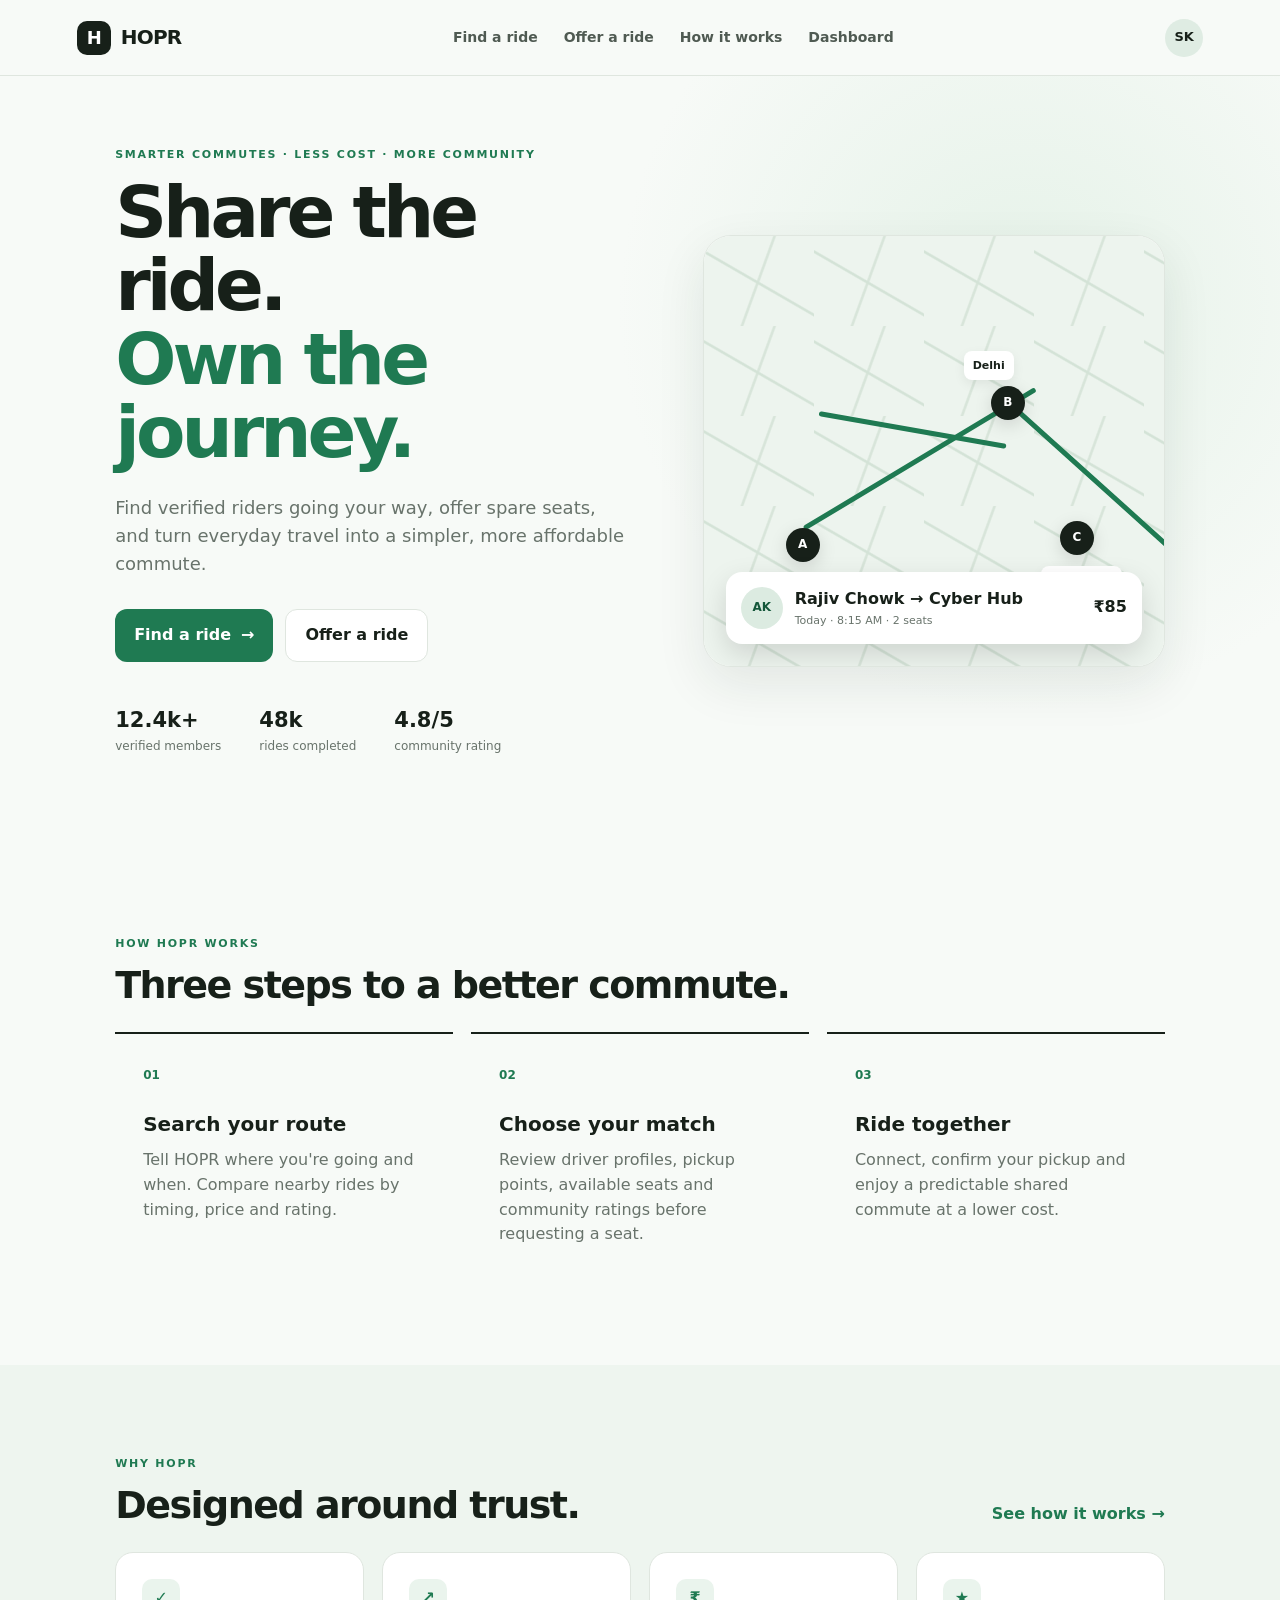
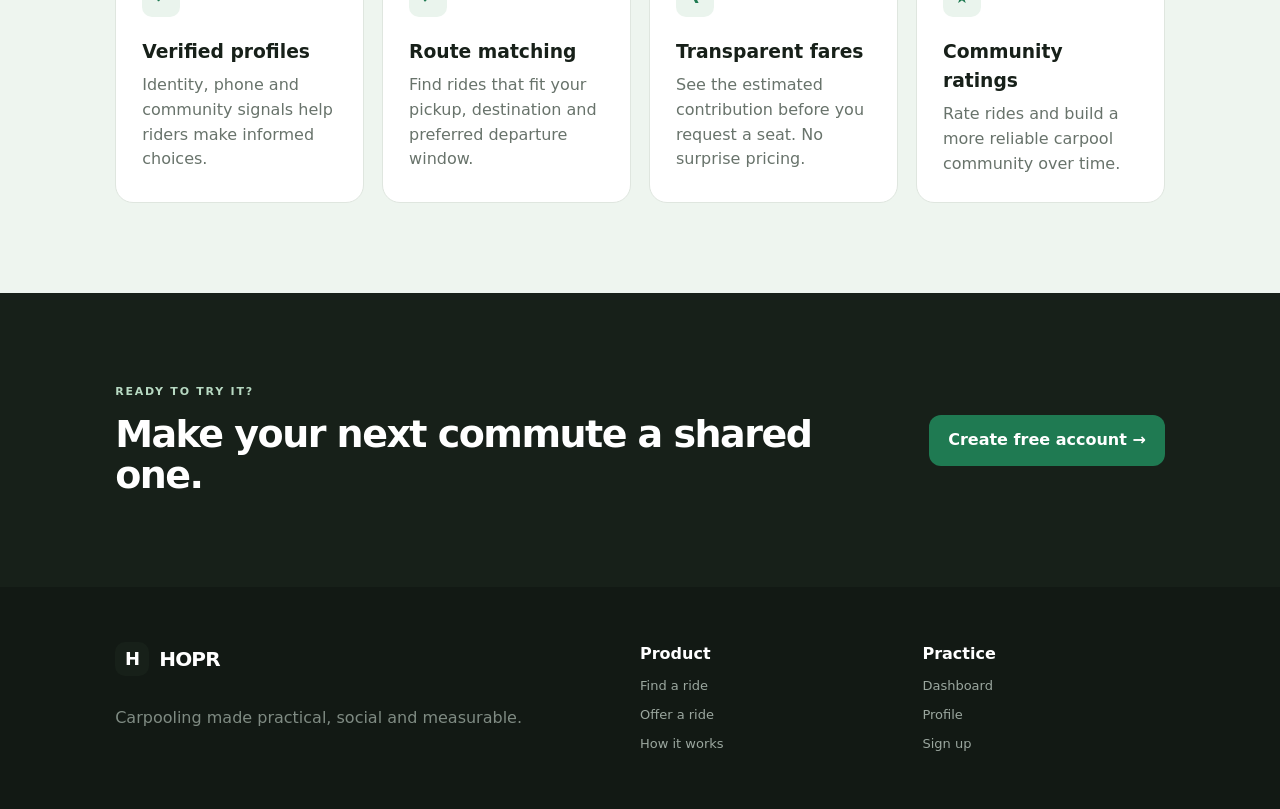
<file: index.html>
<!DOCTYPE html>
<html lang="en">
<head>
    <script src="https://cdn.mxpnl.com/libs/mixpanel-2-latest.min.js"></script>
<script>
  mixpanel.init("9cfb41711184c3c4988c94858ff5af9d", {
    debug: true,              // testing ke time console mein logs dikhayega
    track_pageview: true,     // har page visit automatically track hoga
    persistence: "localStorage",
    autocapture: true         // clicks, form submits wagairah auto-track
  });
</script>
  <script src="https://cdn.mxpnl.com/libs/mixpanel-2-latest.min.js"></script>
<script>
  mixpanel.init("9cfb41711184c3c4988c94858ff5af9d", {
    debug: true,              // testing ke time console mein logs dikhayega
    track_pageview: true,     // har page visit automatically track hoga
    persistence: "localStorage",
    autocapture: true         // clicks, form submits wagairah auto-track
  });
</script>
  <meta charset="UTF-8">
  <meta name="viewport" content="width=device-width, initial-scale=1.0">
  <title>HOPR — Carpool smarter</title>
  <meta name="description" content="HOPR is a practice carpooling product for learning product analytics.">
  <link rel="stylesheet" href="assets/css/style.css">
  <script src="assets/js/analytics.js"></script>
</head>
<body>
  <div id="app-header"></div>
  <main>
    <section class="hero">
      <div class="hero-copy">
        <span class="eyebrow">SMARTER COMMUTES · LESS COST · MORE COMMUNITY</span>
        <h1>Share the ride.<br><span>Own the journey.</span></h1>
        <p>Find verified riders going your way, offer spare seats, and turn everyday travel into a simpler, more affordable commute.</p>
        <div class="hero-actions">
          <a class="btn btn-primary" href="find-rides.html" data-track="hero_find_rides">Find a ride <span>→</span></a>
          <a class="btn btn-secondary" href="offer-ride.html" data-track="hero_offer_ride">Offer a ride</a>
        </div>
        <div class="trust-row">
          <div><strong>12.4k+</strong><span>verified members</span></div>
          <div><strong>48k</strong><span>rides completed</span></div>
          <div><strong>4.8/5</strong><span>community rating</span></div>
        </div>
      </div>
      <div class="hero-card">
        <div class="map-art">
          <div class="route route-a"></div><div class="route route-b"></div><div class="route route-c"></div>
          <div class="pin pin-a">A</div><div class="pin pin-b">B</div><div class="pin pin-c">C</div>
          <div class="map-label label-a">Noida</div><div class="map-label label-b">Delhi</div><div class="map-label label-c">Gurugram</div>
        </div>
        <div class="floating-trip">
          <div class="avatar">AK</div>
          <div><strong>Rajiv Chowk → Cyber Hub</strong><small>Today · 8:15 AM · 2 seats</small></div>
          <span class="price">₹85</span>
        </div>
      </div>
    </section>

    <section class="section">
      <div class="section-head">
        <div><span class="eyebrow">HOW HOPR WORKS</span><h2>Three steps to a better commute.</h2></div>
      </div>
      <div class="feature-grid">
        <article class="feature"><span class="step">01</span><h3>Search your route</h3><p>Tell HOPR where you're going and when. Compare nearby rides by timing, price and rating.</p></article>
        <article class="feature"><span class="step">02</span><h3>Choose your match</h3><p>Review driver profiles, pickup points, available seats and community ratings before requesting a seat.</p></article>
        <article class="feature"><span class="step">03</span><h3>Ride together</h3><p>Connect, confirm your pickup and enjoy a predictable shared commute at a lower cost.</p></article>
      </div>
    </section>

    <section class="section tinted">
      <div class="section-head">
        <div><span class="eyebrow">WHY HOPR</span><h2>Designed around trust.</h2></div>
        <a href="how-it-works.html" class="text-link" data-track="home_how_it_works">See how it works →</a>
      </div>
      <div class="trust-grid">
        <div class="trust-card"><div class="icon">✓</div><h3>Verified profiles</h3><p>Identity, phone and community signals help riders make informed choices.</p></div>
        <div class="trust-card"><div class="icon">↗</div><h3>Route matching</h3><p>Find rides that fit your pickup, destination and preferred departure window.</p></div>
        <div class="trust-card"><div class="icon">₹</div><h3>Transparent fares</h3><p>See the estimated contribution before you request a seat. No surprise pricing.</p></div>
        <div class="trust-card"><div class="icon">★</div><h3>Community ratings</h3><p>Rate rides and build a more reliable carpool community over time.</p></div>
      </div>
    </section>

    <section class="section cta">
      <div><span class="eyebrow">READY TO TRY IT?</span><h2>Make your next commute a shared one.</h2></div>
      <a class="btn btn-primary" href="signup.html" data-track="home_cta_signup">Create free account →</a>
    </section>
  </main>
  <div id="app-footer"></div>
  <script src="assets/js/app.js"></script>
</body>
</html>
</file>
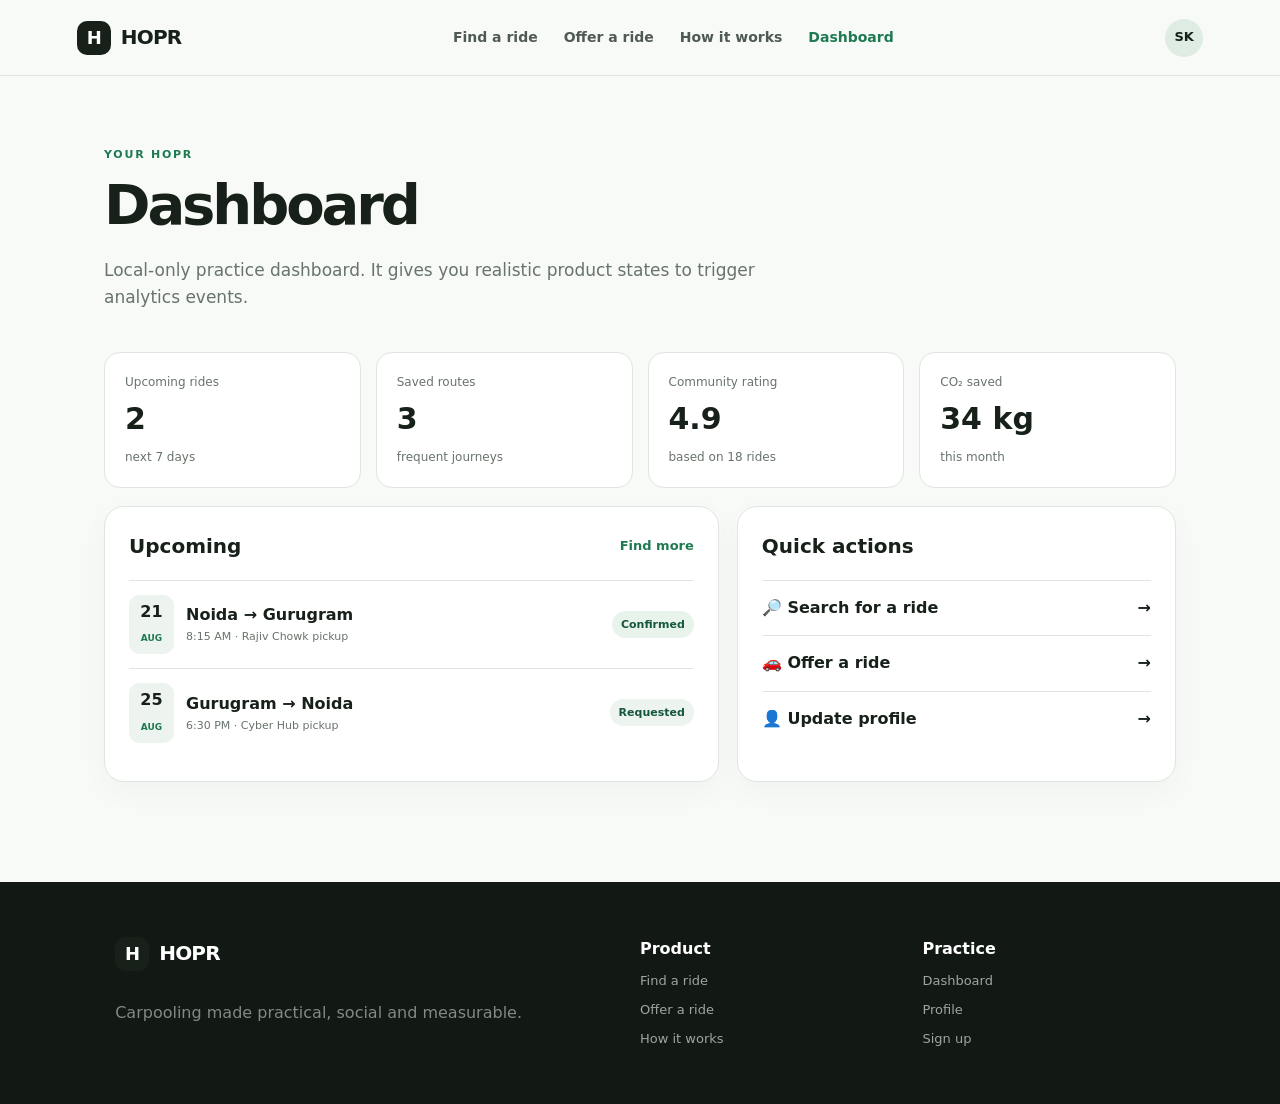
<file: dashboard.html>
<!DOCTYPE html>
<html lang="en"><head>
<meta charset="UTF-8"><meta name="viewport" content="width=device-width, initial-scale=1.0">
<title>My Dashboard — HOPR</title><link rel="stylesheet" href="assets/css/style.css"><script src="assets/js/analytics.js"></script>
</head><body><div id="app-header"></div>
<main class="page">
<section class="page-title"><span class="eyebrow">YOUR HOPR</span><h1>Dashboard</h1><p>Local-only practice dashboard. It gives you realistic product states to trigger analytics events.</p></section>
<div class="stats-row">
<div class="stat-card"><span>Upcoming rides</span><strong id="dash-rides">2</strong><small>next 7 days</small></div>
<div class="stat-card"><span>Saved routes</span><strong>3</strong><small>frequent journeys</small></div>
<div class="stat-card"><span>Community rating</span><strong>4.9</strong><small>based on 18 rides</small></div>
<div class="stat-card"><span>CO₂ saved</span><strong>34 kg</strong><small>this month</small></div>
</div>
<section class="dashboard-grid">
<div class="panel"><div class="panel-head"><h2>Upcoming</h2><a href="find-rides.html">Find more</a></div>
<div class="mini-ride"><span class="date-box">21<br><small>AUG</small></span><div><b>Noida → Gurugram</b><small>8:15 AM · Rajiv Chowk pickup</small></div><span class="badge success-badge">Confirmed</span></div>
<div class="mini-ride"><span class="date-box">25<br><small>AUG</small></span><div><b>Gurugram → Noida</b><small>6:30 PM · Cyber Hub pickup</small></div><span class="badge">Requested</span></div>
</div>
<div class="panel"><div class="panel-head"><h2>Quick actions</h2></div>
<a class="action-link" href="find-rides.html" data-track="dashboard_find_ride">🔎 Search for a ride <span>→</span></a>
<a class="action-link" href="offer-ride.html" data-track="dashboard_offer_ride">🚗 Offer a ride <span>→</span></a>
<a class="action-link" href="profile.html" data-track="dashboard_profile">👤 Update profile <span>→</span></a>
</div>
</section>
</main><div id="app-footer"></div><script src="assets/js/app.js"></script></body></html>
</file>
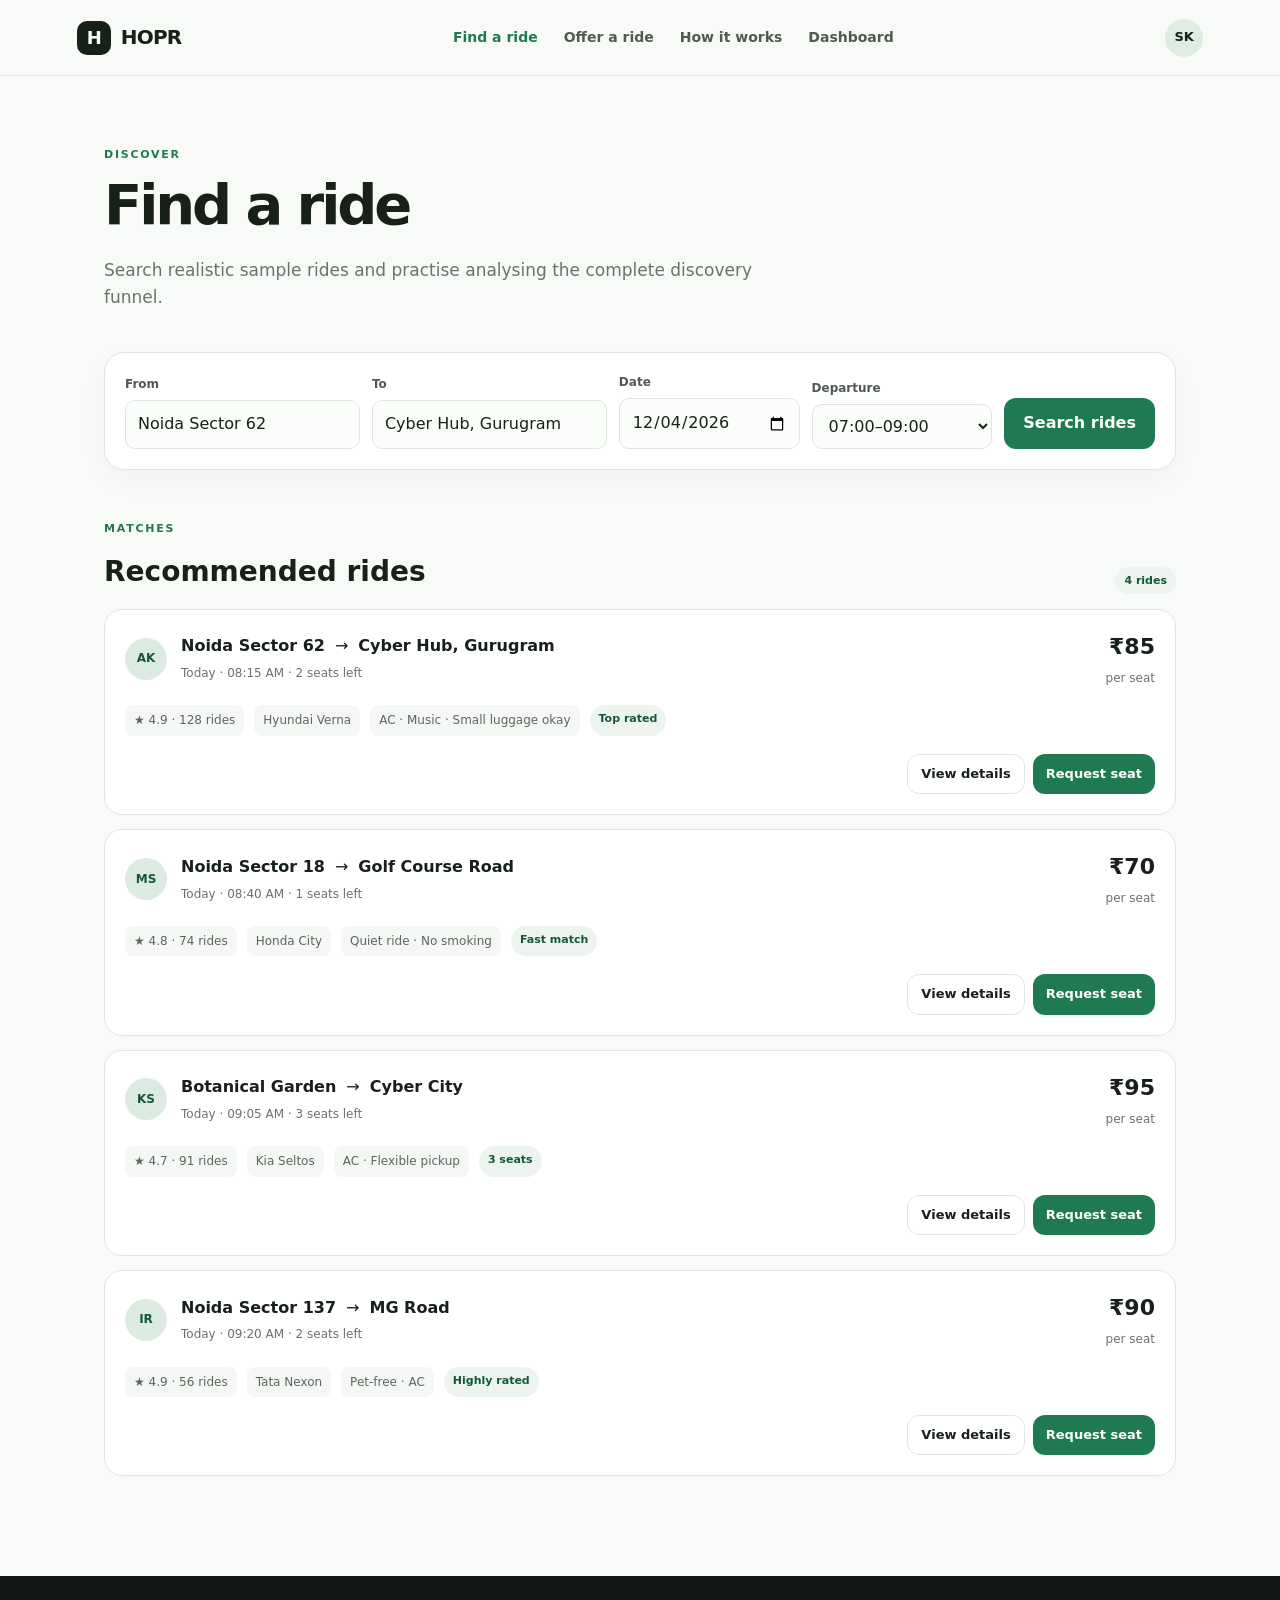
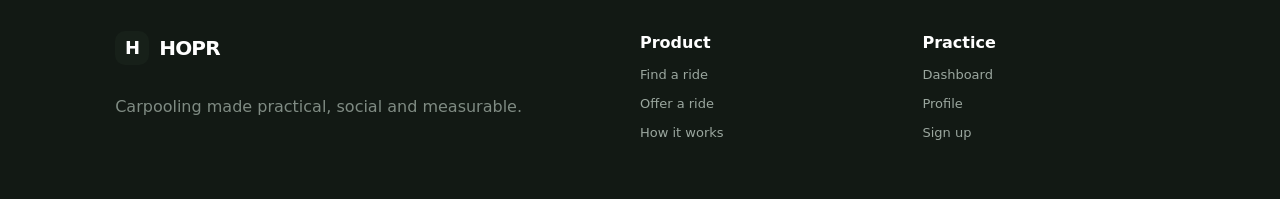
<file: find-rides.html>
<!DOCTYPE html>
<html lang="en"><head>
<meta charset="UTF-8"><meta name="viewport" content="width=device-width, initial-scale=1.0">
<title>Find a Ride — HOPR</title><link rel="stylesheet" href="assets/css/style.css"><script src="assets/js/analytics.js"></script>
</head><body><div id="app-header"></div>
<main class="page">
  <section class="page-title"><span class="eyebrow">DISCOVER</span><h1>Find a ride</h1><p>Search realistic sample rides and practise analysing the complete discovery funnel.</p></section>
  <section class="search-panel">
    <form id="ride-search-form">
      <div class="field"><label>From</label><input id="from" value="Noida Sector 62" required></div>
      <div class="field"><label>To</label><input id="to" value="Cyber Hub, Gurugram" required></div>
      <div class="field"><label>Date</label><input id="date" type="date" required></div>
      <div class="field"><label>Departure</label><select id="time"><option>07:00–09:00</option><option>09:00–11:00</option><option>17:00–19:00</option><option>19:00–21:00</option></select></div>
      <button class="btn btn-primary" type="submit">Search rides</button>
    </form>
  </section>
  <div class="results-head"><div><span class="eyebrow">MATCHES</span><h2 id="results-title">Recommended rides</h2></div><span id="result-count" class="badge">4 rides</span></div>
  <section id="ride-results" class="ride-list"></section>
</main>
<div id="app-footer"></div>
<script src="assets/js/app.js"></script>
<script src="assets/js/rides.js"></script>
</body></html>
</file>
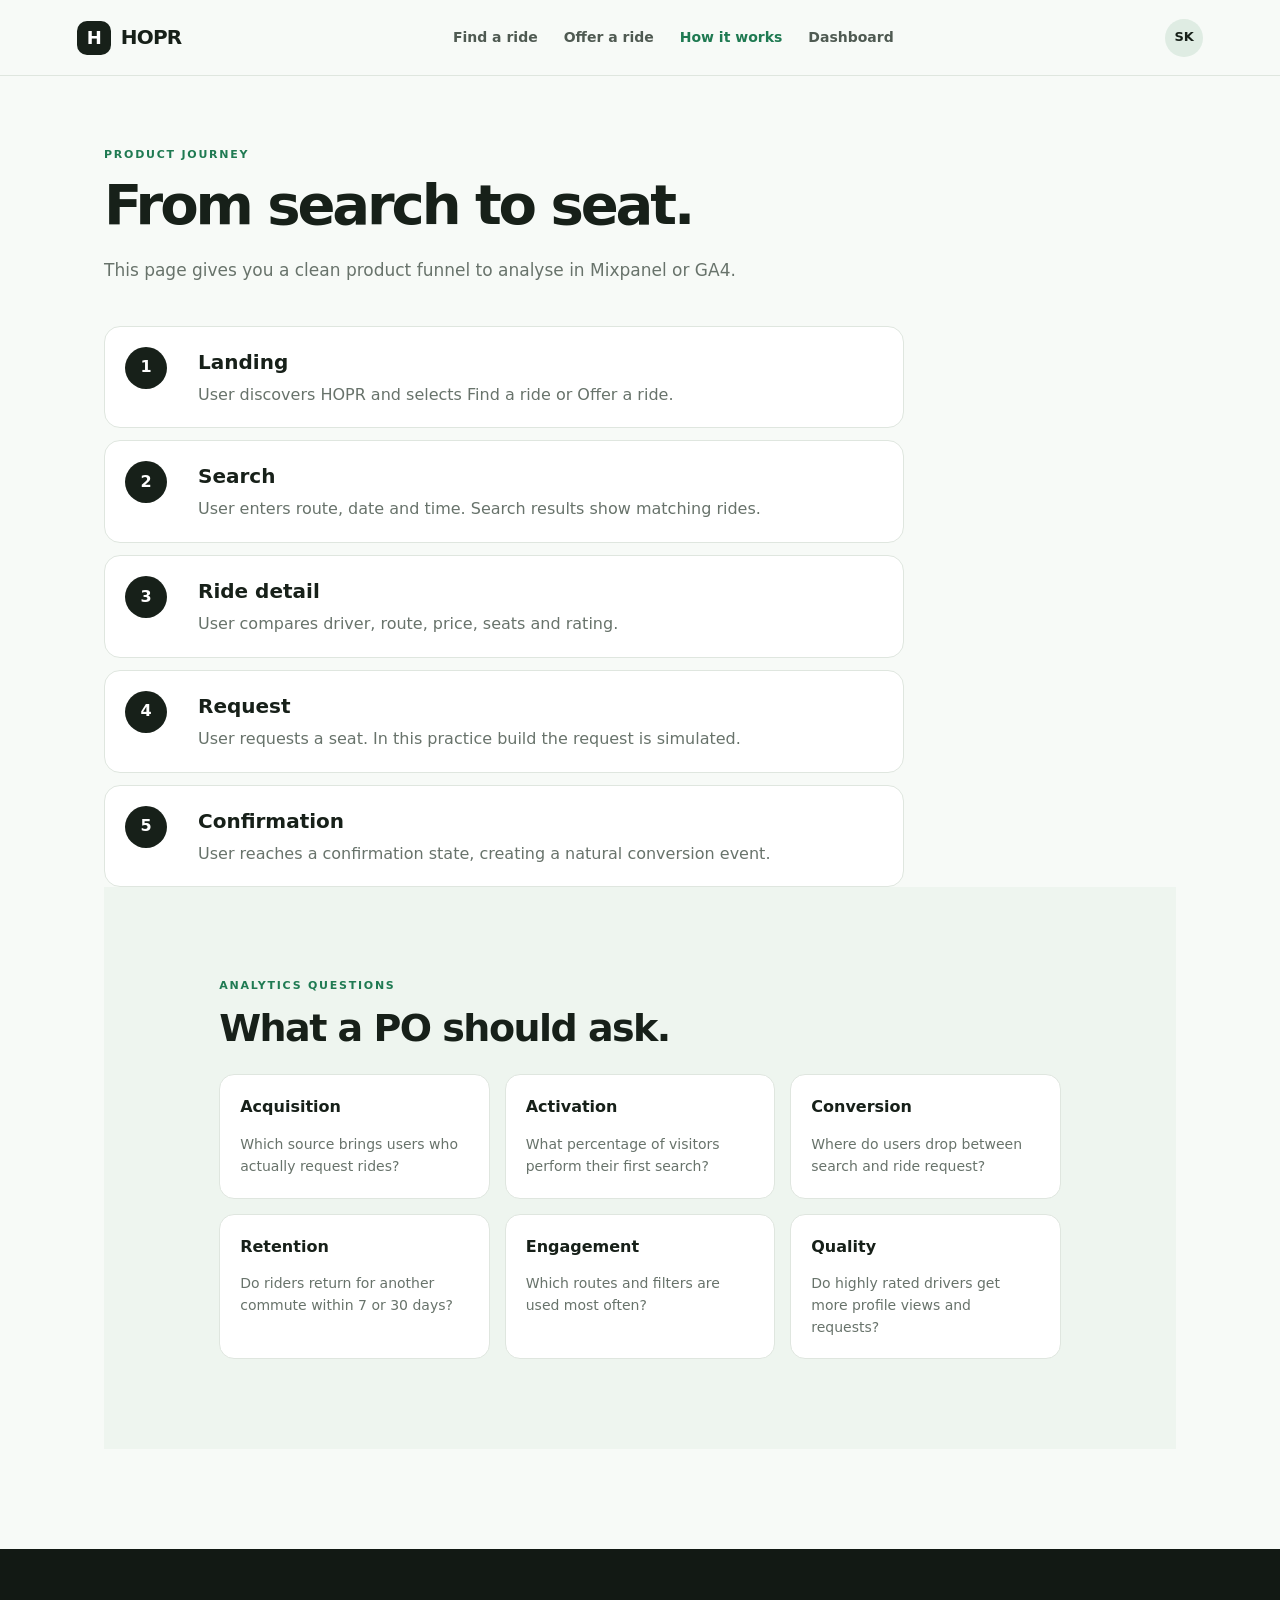
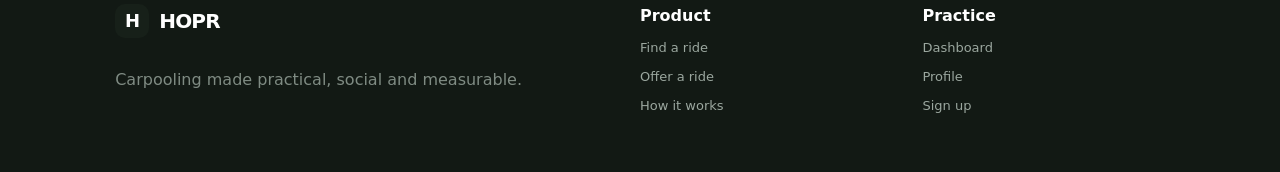
<file: how-it-works.html>
<!DOCTYPE html>
<html lang="en"><head>
<meta charset="UTF-8"><meta name="viewport" content="width=device-width, initial-scale=1.0">
<title>How It Works — HOPR</title><link rel="stylesheet" href="assets/css/style.css"><script src="assets/js/analytics.js"></script>
</head><body><div id="app-header"></div>
<main class="page">
<section class="page-title"><span class="eyebrow">PRODUCT JOURNEY</span><h1>From search to seat.</h1><p>This page gives you a clean product funnel to analyse in Mixpanel or GA4.</p></section>
<section class="journey">
<div class="journey-step"><span>1</span><div><h2>Landing</h2><p>User discovers HOPR and selects Find a ride or Offer a ride.</p></div></div>
<div class="journey-step"><span>2</span><div><h2>Search</h2><p>User enters route, date and time. Search results show matching rides.</p></div></div>
<div class="journey-step"><span>3</span><div><h2>Ride detail</h2><p>User compares driver, route, price, seats and rating.</p></div></div>
<div class="journey-step"><span>4</span><div><h2>Request</h2><p>User requests a seat. In this practice build the request is simulated.</p></div></div>
<div class="journey-step"><span>5</span><div><h2>Confirmation</h2><p>User reaches a confirmation state, creating a natural conversion event.</p></div></div>
</section>
<section class="section tinted"><div class="section-head"><div><span class="eyebrow">ANALYTICS QUESTIONS</span><h2>What a PO should ask.</h2></div></div>
<div class="question-grid">
<div><b>Acquisition</b><p>Which source brings users who actually request rides?</p></div>
<div><b>Activation</b><p>What percentage of visitors perform their first search?</p></div>
<div><b>Conversion</b><p>Where do users drop between search and ride request?</p></div>
<div><b>Retention</b><p>Do riders return for another commute within 7 or 30 days?</p></div>
<div><b>Engagement</b><p>Which routes and filters are used most often?</p></div>
<div><b>Quality</b><p>Do highly rated drivers get more profile views and requests?</p></div>
</div></section>
</main><div id="app-footer"></div><script src="assets/js/app.js"></script></body></html>
</file>
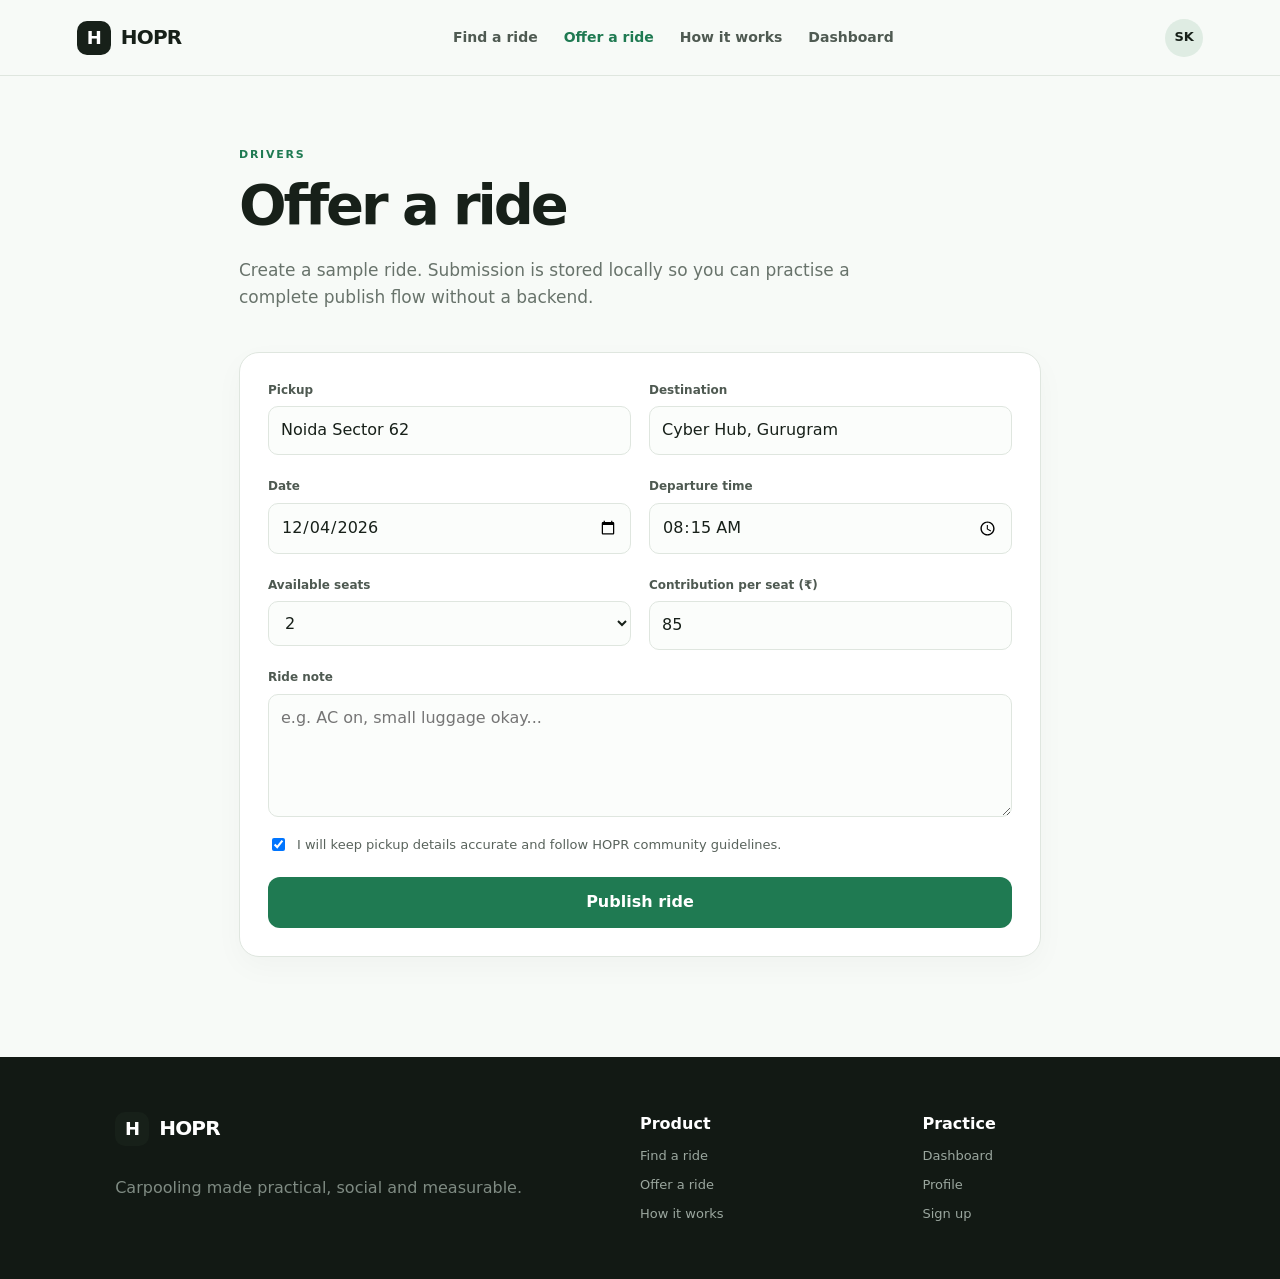
<file: offer-ride.html>
<!DOCTYPE html>
<html lang="en"><head>
<meta charset="UTF-8"><meta name="viewport" content="width=device-width, initial-scale=1.0">
<title>Offer a Ride — HOPR</title><link rel="stylesheet" href="assets/css/style.css"><script src="assets/js/analytics.js"></script>
</head><body><div id="app-header"></div>
<main class="page narrow">
<section class="page-title"><span class="eyebrow">DRIVERS</span><h1>Offer a ride</h1><p>Create a sample ride. Submission is stored locally so you can practise a complete publish flow without a backend.</p></section>
<form id="offer-form" class="form-card">
<div class="form-grid">
<div class="field"><label>Pickup</label><input id="pickup" value="Noida Sector 62" required></div>
<div class="field"><label>Destination</label><input id="destination" value="Cyber Hub, Gurugram" required></div>
<div class="field"><label>Date</label><input id="ride-date" type="date" required></div>
<div class="field"><label>Departure time</label><input id="ride-time" type="time" value="08:15" required></div>
<div class="field"><label>Available seats</label><select id="seats"><option>1</option><option selected>2</option><option>3</option><option>4</option></select></div>
<div class="field"><label>Contribution per seat (₹)</label><input id="fare" type="number" value="85" min="20" required></div>
</div>
<div class="field"><label>Ride note</label><textarea id="note" rows="4" placeholder="e.g. AC on, small luggage okay..."></textarea></div>
<label class="check"><input id="verified" type="checkbox" checked> I will keep pickup details accurate and follow HOPR community guidelines.</label>
<button class="btn btn-primary btn-wide" type="submit">Publish ride</button>
<div id="offer-success" class="success hidden"></div>
</form></main>
<div id="app-footer"></div><script src="assets/js/app.js"></script><script src="assets/js/rides.js"></script></body></html>
</file>
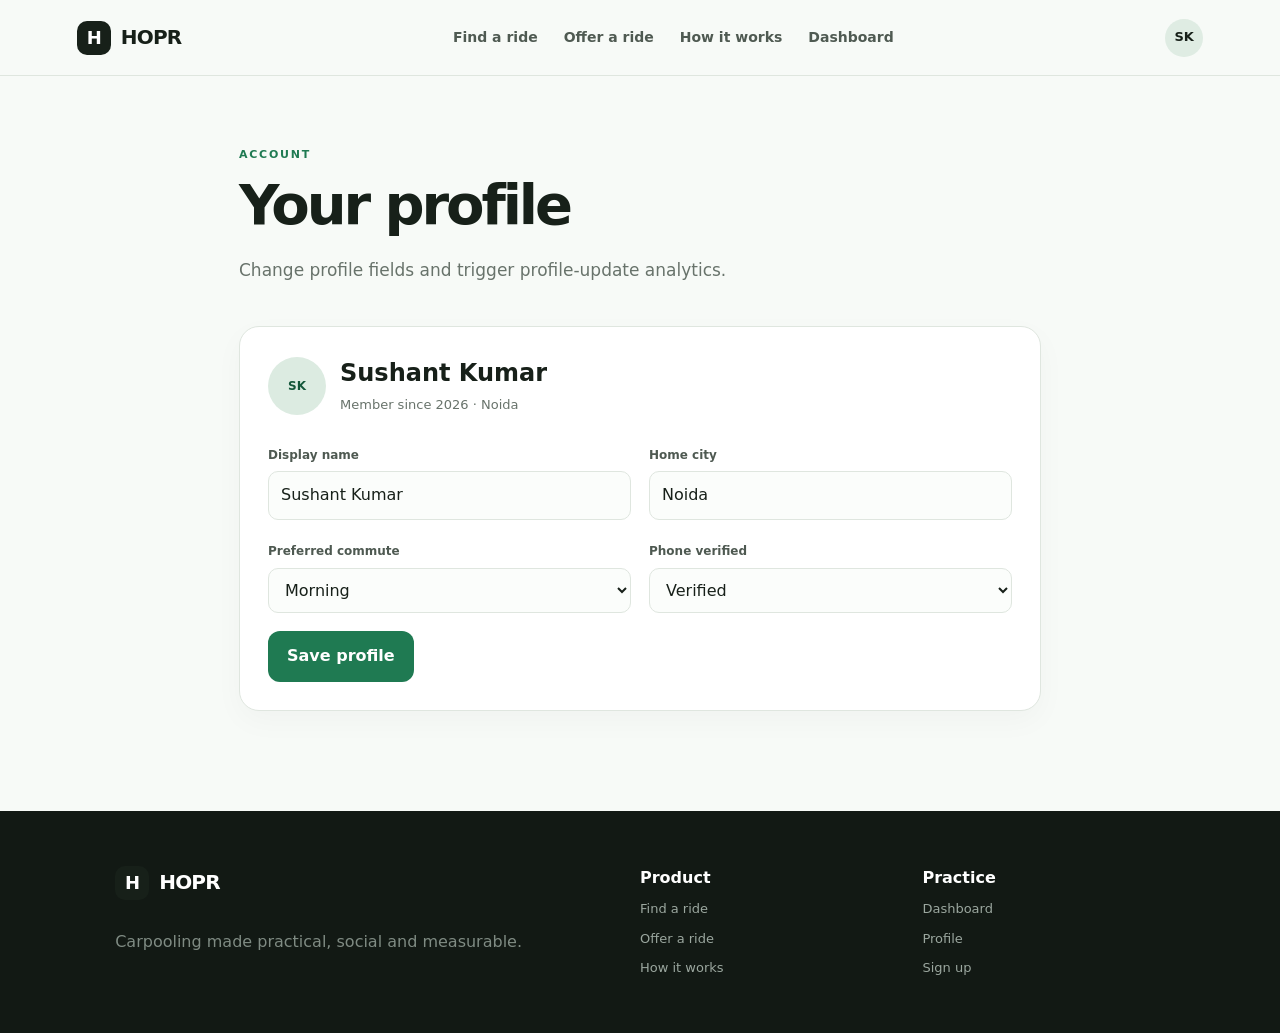
<file: profile.html>
<!DOCTYPE html>
<html lang="en"><head>
<meta charset="UTF-8"><meta name="viewport" content="width=device-width, initial-scale=1.0">
<title>Profile — HOPR</title><link rel="stylesheet" href="assets/css/style.css"><script src="assets/js/analytics.js"></script>
</head><body><div id="app-header"></div>
<main class="page narrow">
<section class="page-title"><span class="eyebrow">ACCOUNT</span><h1>Your profile</h1><p>Change profile fields and trigger profile-update analytics.</p></section>
<form id="profile-form" class="form-card">
<div class="profile-top"><div class="avatar large">SK</div><div><h2>Sushant Kumar</h2><p>Member since 2026 · Noida</p></div></div>
<div class="form-grid">
<div class="field"><label>Display name</label><input id="name" value="Sushant Kumar"></div>
<div class="field"><label>Home city</label><input id="city" value="Noida"></div>
<div class="field"><label>Preferred commute</label><select id="commute"><option>Morning</option><option>Evening</option><option>Both</option></select></div>
<div class="field"><label>Phone verified</label><select id="phone"><option>Verified</option><option>Not verified</option></select></div>
</div>
<button class="btn btn-primary" type="submit">Save profile</button>
<div id="profile-success" class="success hidden"></div>
</form></main><div id="app-footer"></div><script src="assets/js/app.js"></script></body></html>
</file>
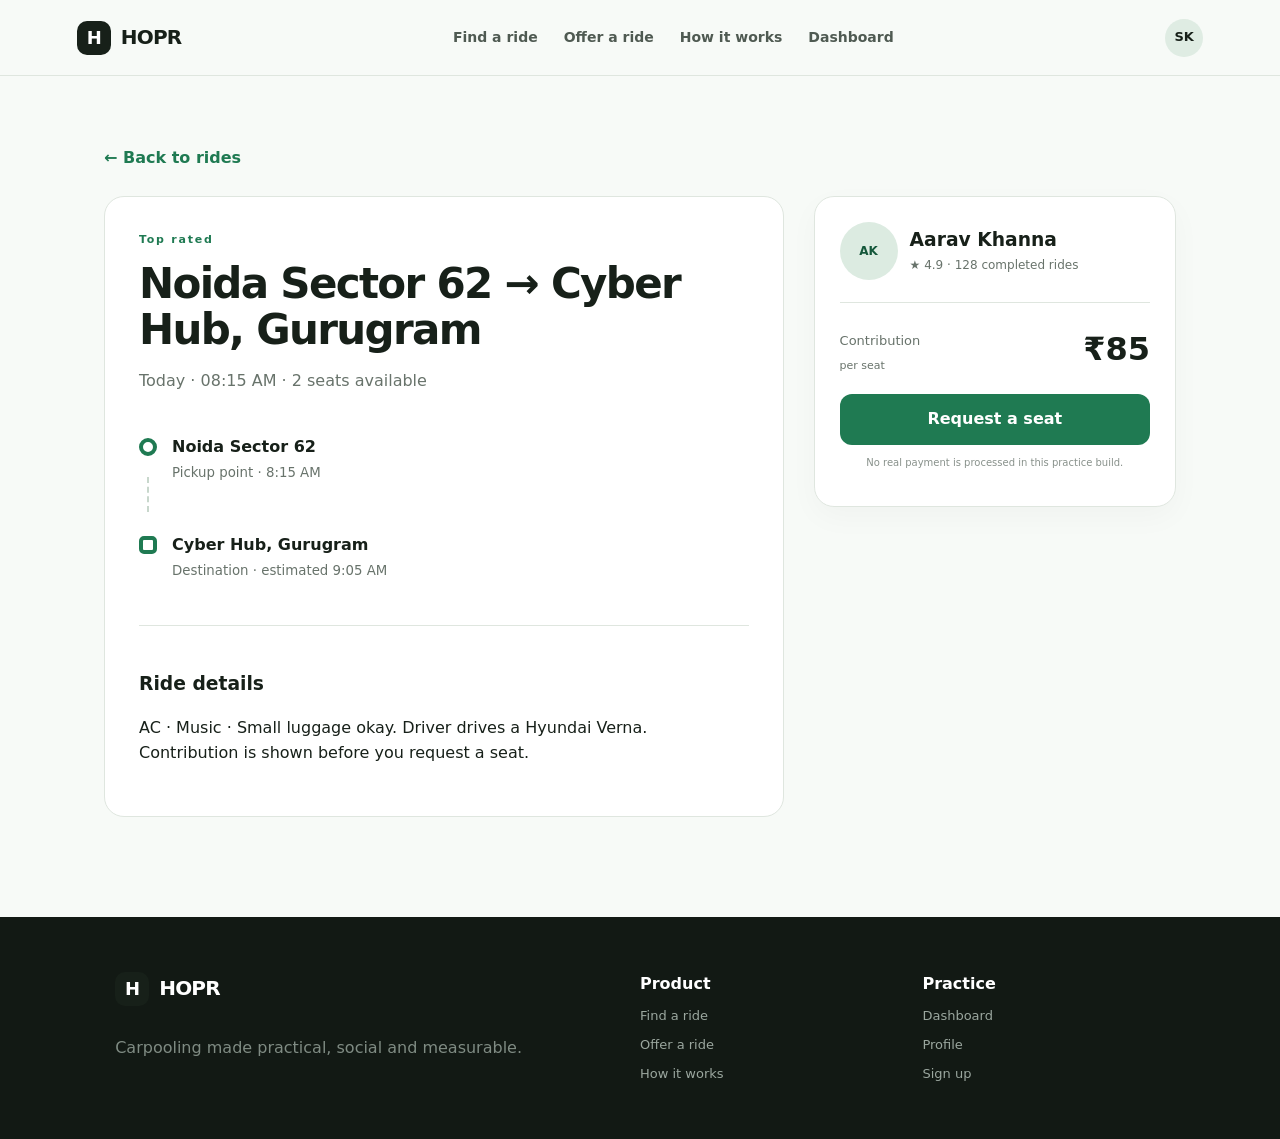
<file: ride.html>
<!DOCTYPE html>
<html lang="en"><head>
<meta charset="UTF-8"><meta name="viewport" content="width=device-width, initial-scale=1.0">
<title>Ride Details — HOPR</title><link rel="stylesheet" href="assets/css/style.css"><script src="assets/js/analytics.js"></script>
</head><body><div id="app-header"></div>
<main class="page" id="ride-detail"></main>
<div id="app-footer"></div>
<script src="assets/js/app.js"></script><script src="assets/js/rides.js"></script>
</body></html>
</file>
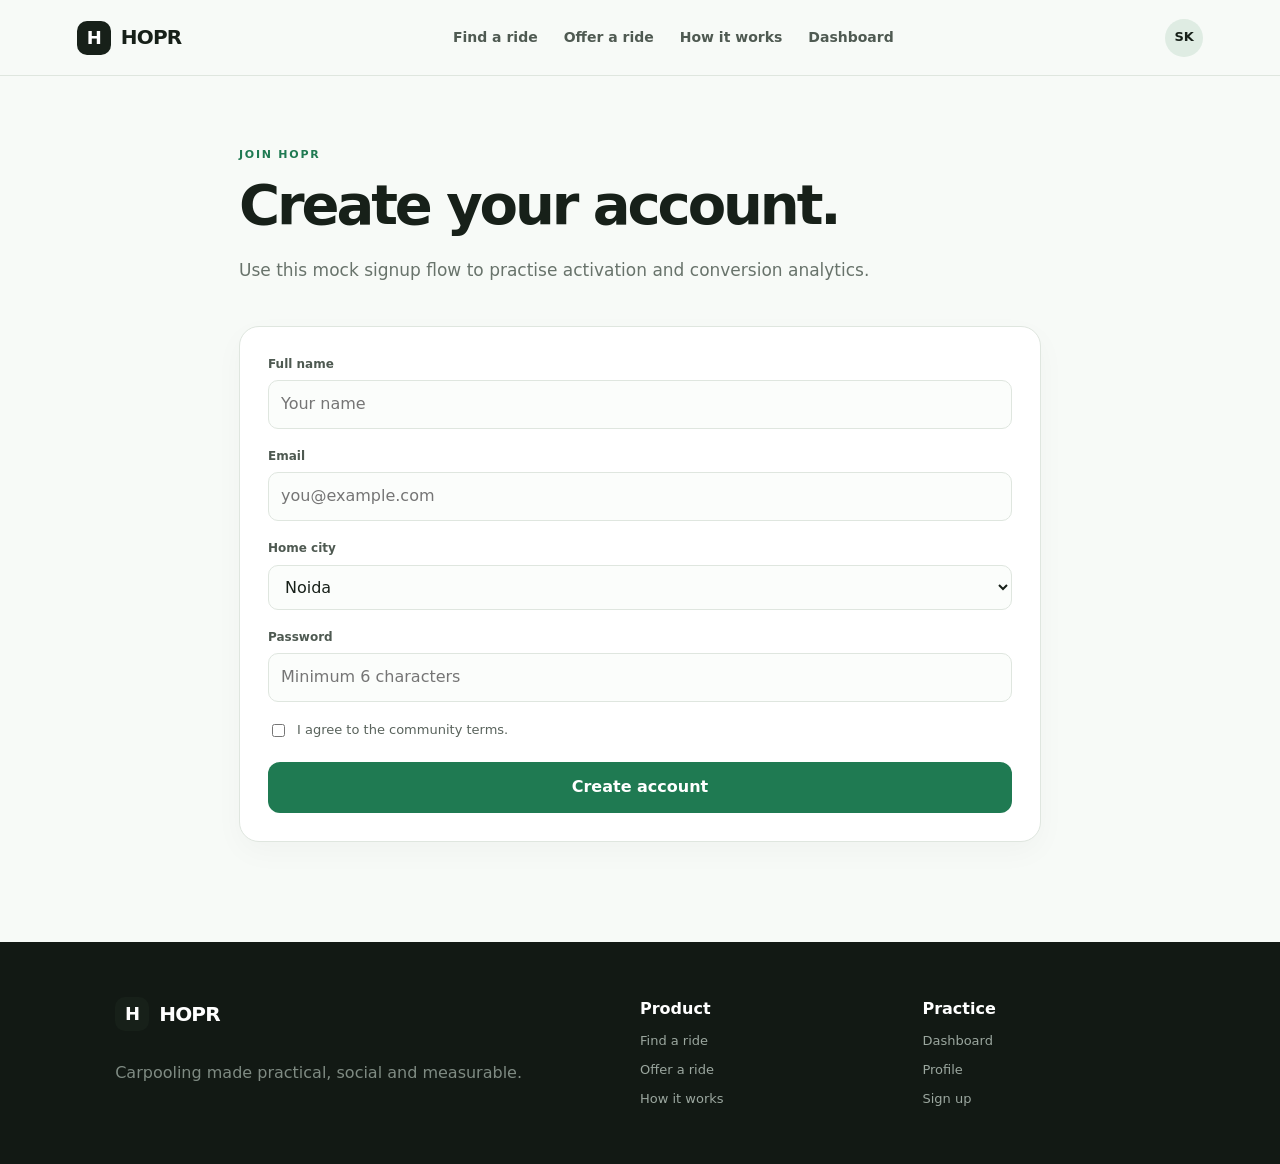
<file: signup.html>
<!DOCTYPE html>
<html lang="en"><head>
<meta charset="UTF-8"><meta name="viewport" content="width=device-width, initial-scale=1.0">
<title>Create Account — HOPR</title><link rel="stylesheet" href="assets/css/style.css"><script src="assets/js/analytics.js"></script>
</head><body><div id="app-header"></div>
<main class="page narrow">
<section class="page-title"><span class="eyebrow">JOIN HOPR</span><h1>Create your account.</h1><p>Use this mock signup flow to practise activation and conversion analytics.</p></section>
<form id="signup-form" class="form-card">
<div class="field"><label>Full name</label><input id="signup-name" placeholder="Your name" required></div>
<div class="field"><label>Email</label><input id="signup-email" type="email" placeholder="you@example.com" required></div>
<div class="field"><label>Home city</label><select id="signup-city"><option>Noida</option><option>Delhi</option><option>Gurugram</option><option>Ghaziabad</option></select></div>
<div class="field"><label>Password</label><input id="signup-password" type="password" minlength="6" placeholder="Minimum 6 characters" required></div>
<label class="check"><input id="terms" type="checkbox" required> I agree to the community terms.</label>
<button class="btn btn-primary btn-wide" type="submit">Create account</button>
<div id="signup-success" class="success hidden"></div>
</form></main><div id="app-footer"></div><script src="assets/js/app.js"></script><script src="assets/js/account.js"></script></body></html>
</file>
<file: assets/css/style.css>
:root{--ink:#172019;--muted:#68736b;--line:#dfe6df;--paper:#f7faf7;--white:#fff;--accent:#1f7a52;--accent-dark:#14573a;--soft:#eaf4ed;--shadow:0 18px 50px rgba(22,42,29,.09)}
*{box-sizing:border-box}html{scroll-behavior:smooth}body{margin:0;font-family:Inter,ui-sans-serif,system-ui,-apple-system,Segoe UI,sans-serif;color:var(--ink);background:var(--paper);line-height:1.55}a{text-decoration:none;color:inherit}button,input,select,textarea{font:inherit}.nav{height:76px;display:flex;align-items:center;justify-content:space-between;padding:0 6vw;background:rgba(247,250,247,.92);border-bottom:1px solid var(--line);position:sticky;top:0;z-index:20;backdrop-filter:blur(12px)}.brand{display:flex;align-items:center;gap:10px;font-weight:900;letter-spacing:-.04em;font-size:20px}.brand-mark{display:grid;place-items:center;width:34px;height:34px;background:var(--ink);color:white;border-radius:10px;font-size:18px}.nav nav{display:flex;gap:26px;color:#4f5a52;font-size:14px;font-weight:650}.nav nav a:hover,.nav nav a.active{color:var(--accent)}.nav-profile{width:38px;height:38px;border-radius:50%;display:grid;place-items:center;background:#dfece3;font-weight:800;font-size:13px}.hero{min-height:650px;display:grid;grid-template-columns:1.05fr .95fr;gap:6vw;align-items:center;padding:70px 9vw 90px;background:radial-gradient(circle at 80% 30%,#e5f2e8 0,transparent 35%)}.eyebrow{font-size:11px;letter-spacing:.16em;font-weight:850;color:var(--accent);display:block;margin-bottom:13px}.hero h1,.page-title h1{font-size:clamp(42px,6vw,72px);line-height:1.02;letter-spacing:-.055em;margin:0 0 24px}.hero h1 span{color:var(--accent)}.hero-copy>p{font-size:18px;color:var(--muted);max-width:590px}.hero-actions{display:flex;gap:12px;margin:32px 0 42px}.btn{border:0;border-radius:12px;padding:13px 19px;font-weight:800;cursor:pointer;display:inline-flex;align-items:center;justify-content:center;gap:10px;transition:.2s}.btn:hover{transform:translateY(-1px)}.btn-primary{background:var(--accent);color:#fff}.btn-primary:hover{background:var(--accent-dark)}.btn-secondary{background:#fff;border:1px solid var(--line)}.btn-sm{padding:9px 13px;font-size:13px}.btn-wide{width:100%}.trust-row{display:flex;gap:38px}.trust-row div{display:flex;flex-direction:column}.trust-row strong{font-size:21px}.trust-row span{font-size:12px;color:var(--muted)}.hero-card{background:#fff;border:1px solid var(--line);border-radius:28px;box-shadow:var(--shadow);overflow:hidden;position:relative}.map-art{height:430px;background:#edf4ee;position:relative;overflow:hidden;background-image:linear-gradient(30deg,transparent 47%,#d4e3d7 48%,#d4e3d7 49%,transparent 50%),linear-gradient(110deg,transparent 48%,#d8e5da 49%,#d8e5da 50%,transparent 51%);background-size:110px 90px}.route{position:absolute;height:5px;border-radius:10px;background:var(--accent);transform-origin:left}.route-a{width:270px;left:100px;top:290px;transform:rotate(-31deg)}.route-b{width:220px;left:300px;top:160px;transform:rotate(42deg)}.route-c{width:190px;left:115px;top:175px;transform:rotate(10deg)}.pin{position:absolute;width:34px;height:34px;border-radius:50%;background:var(--ink);color:#fff;display:grid;place-items:center;font-size:12px;font-weight:800;box-shadow:0 5px 18px #0002}.pin-a{left:82px;top:292px}.pin-b{left:287px;top:150px}.pin-c{right:70px;top:285px}.map-label{position:absolute;font-size:11px;font-weight:750;background:#fff;padding:6px 9px;border-radius:8px;box-shadow:0 4px 12px #0001}.label-a{left:50px;top:340px}.label-b{left:260px;top:115px}.label-c{right:42px;top:330px}.floating-trip{position:absolute;left:22px;right:22px;bottom:22px;background:#fff;padding:15px;border-radius:16px;display:flex;gap:12px;align-items:center;box-shadow:0 10px 28px #0002}.avatar{width:42px;height:42px;border-radius:50%;background:#dcebe1;color:var(--accent-dark);display:grid;place-items:center;font-weight:900;font-size:12px;flex:none}.avatar.large{width:58px;height:58px}.floating-trip div:nth-child(2){display:flex;flex-direction:column;flex:1}.floating-trip small{color:var(--muted);font-size:11px}.price{font-weight:900}.section{padding:90px 9vw}.section.tinted{background:#eef5ef}.section-head{display:flex;justify-content:space-between;align-items:end;margin-bottom:34px}.section h2{font-size:38px;line-height:1.1;letter-spacing:-.04em;margin:0}.text-link{color:var(--accent);font-weight:800}.feature-grid,.trust-grid{display:grid;grid-template-columns:repeat(3,1fr);gap:18px}.feature{padding:28px;border-top:2px solid var(--ink)}.step{font-size:12px;color:var(--accent);font-weight:900}.feature h3{font-size:20px;margin:22px 0 8px}.feature p,.trust-card p{color:var(--muted);margin:0}.trust-grid{grid-template-columns:repeat(4,1fr)}.trust-card{background:#fff;padding:26px;border:1px solid var(--line);border-radius:18px}.icon{width:38px;height:38px;border-radius:10px;background:var(--soft);color:var(--accent);display:grid;place-items:center;font-weight:900}.trust-card h3{margin:20px 0 7px}.cta{display:flex;align-items:center;justify-content:space-between;background:var(--ink);color:#fff}.cta .eyebrow{color:#b7d9c2}.cta h2{max-width:700px}.footer{display:grid;grid-template-columns:2fr 1fr 1fr;gap:40px;padding:55px 9vw;background:#121914;color:#c9d2cb}.footer p{color:#7f8b83}.footer>div{display:flex;flex-direction:column;gap:9px}.footer .brand{color:#fff;margin-bottom:5px}.footer b{color:#fff}.footer a:not(.brand){font-size:13px;color:#9ba79f}.page{max-width:1120px;margin:auto;padding:70px 24px 100px}.page.narrow{max-width:850px}.page-title{margin-bottom:42px}.page-title h1{font-size:56px}.page-title p{font-size:17px;color:var(--muted);max-width:680px}.search-panel,.form-card,.panel,.booking-card{background:#fff;border:1px solid var(--line);border-radius:20px;box-shadow:0 10px 30px #18251d08}.search-panel{padding:20px;margin-bottom:50px}.search-panel form{display:grid;grid-template-columns:1.3fr 1.3fr 1fr 1fr auto;gap:12px;align-items:end}.field{display:flex;flex-direction:column;gap:7px;margin-bottom:18px}.field label{font-size:12px;font-weight:800;color:#4e5951}.field input,.field select,.field textarea{border:1px solid var(--line);background:#fbfdfb;border-radius:10px;padding:11px 12px;outline:none;color:var(--ink)}.field input:focus,.field select:focus,.field textarea:focus{border-color:var(--accent);box-shadow:0 0 0 3px #1f7a5212}.search-panel .field{margin:0}.results-head{display:flex;justify-content:space-between;align-items:end;margin-bottom:15px}.results-head h2{margin:0;font-size:28px}.badge{display:inline-flex;padding:5px 9px;border-radius:999px;background:#edf4ef;color:var(--accent-dark);font-size:11px;font-weight:850}.ride-list{display:grid;gap:14px}.ride-card{background:#fff;border:1px solid var(--line);border-radius:18px;padding:20px}.ride-main{display:flex;align-items:center;gap:14px}.ride-route{flex:1}.ride-route>div{display:flex;gap:10px;align-items:center}.ride-route small,.ride-price small{display:block;color:var(--muted);font-size:12px;margin-top:5px}.ride-price{text-align:right}.ride-price strong{font-size:22px}.ride-meta{display:flex;gap:10px;flex-wrap:wrap;margin:18px 0;color:#5c665f;font-size:12px}.ride-meta span:not(.badge){padding:6px 9px;background:#f5f7f5;border-radius:8px}.ride-actions{display:flex;justify-content:flex-end;gap:8px}.form-card{padding:28px}.form-grid{display:grid;grid-template-columns:1fr 1fr;gap:4px 18px}.check{display:flex;gap:9px;align-items:center;color:#59635c;font-size:13px;margin:12px 0 22px}.success{padding:14px;background:#eaf5ed;border:1px solid #cce2d1;color:#205d3d;border-radius:10px;margin-top:16px}.hidden{display:none}.journey{display:grid;gap:12px;max-width:800px}.journey-step{display:grid;grid-template-columns:55px 1fr;gap:18px;background:#fff;border:1px solid var(--line);padding:20px;border-radius:16px}.journey-step>span{width:42px;height:42px;border-radius:50%;background:var(--ink);color:#fff;display:grid;place-items:center;font-weight:900}.journey-step h2{margin:0 0 5px;font-size:20px}.journey-step p{margin:0;color:var(--muted)}.question-grid{display:grid;grid-template-columns:repeat(3,1fr);gap:15px}.question-grid>div{background:#fff;border:1px solid var(--line);border-radius:15px;padding:20px}.question-grid p{color:var(--muted);font-size:14px;margin-bottom:0}.stats-row{display:grid;grid-template-columns:repeat(4,1fr);gap:15px;margin-bottom:18px}.stat-card{background:#fff;border:1px solid var(--line);border-radius:16px;padding:20px}.stat-card span,.stat-card small{display:block;color:var(--muted);font-size:12px}.stat-card strong{font-size:30px;display:block;margin:5px 0}.dashboard-grid{display:grid;grid-template-columns:1.4fr 1fr;gap:18px}.panel{padding:24px}.panel-head{display:flex;justify-content:space-between;align-items:center;margin-bottom:18px}.panel-head h2{margin:0;font-size:20px}.panel-head a{color:var(--accent);font-size:13px;font-weight:800}.mini-ride{display:flex;gap:12px;align-items:center;padding:14px 0;border-top:1px solid var(--line)}.date-box{width:45px;text-align:center;background:#edf4ef;border-radius:10px;padding:5px;font-weight:900}.date-box small{font-size:9px;color:var(--accent)}.mini-ride>div{flex:1}.mini-ride>div small{display:block;color:var(--muted);font-size:11px}.success-badge{background:#e8f4eb}.action-link{display:flex;justify-content:space-between;padding:15px 0;border-top:1px solid var(--line);font-weight:750}.profile-top{display:flex;align-items:center;gap:14px;margin-bottom:28px}.profile-top h2{margin:0}.profile-top p{margin:3px 0;color:var(--muted);font-size:13px}.back-link{color:var(--accent);font-weight:800;display:inline-block;margin-bottom:25px}.detail-grid{display:grid;grid-template-columns:1.5fr .8fr;gap:30px}.detail-main{background:#fff;border:1px solid var(--line);border-radius:20px;padding:34px}.detail-main h1{font-size:42px;line-height:1.1;letter-spacing:-.04em;margin:0 0 10px}.lead{color:var(--muted)}.route-line{display:flex;gap:15px;position:relative;padding:25px 0}.route-line:first-of-type:after{content:"";position:absolute;left:8px;top:67px;height:35px;border-left:2px dashed #c8d7cc}.route-dot{width:18px;height:18px;border:4px solid var(--accent);border-radius:50%;margin-top:3px;z-index:2;background:#fff}.route-dot.end{border-radius:5px}.route-line small{display:block;color:var(--muted);margin-top:3px}.detail-section{border-top:1px solid var(--line);margin-top:18px;padding-top:24px}.booking-card{padding:25px;position:sticky;top:95px;height:max-content}.driver-row{display:flex;gap:12px;align-items:center}.driver-row h3{margin:0}.driver-row p{margin:2px 0;color:var(--muted);font-size:12px}.booking-card hr{border:0;border-top:1px solid var(--line);margin:22px 0}.booking-price{display:grid;grid-template-columns:1fr auto;align-items:end;margin-bottom:20px}.booking-price span{color:var(--muted);font-size:13px}.booking-price strong{font-size:32px;grid-row:span 2}.booking-price small{color:var(--muted);font-size:11px}.fine{font-size:10px;color:#88918b;text-align:center}.section .section-head{margin-bottom:25px}
@media(max-width:900px){.hero{grid-template-columns:1fr;padding:55px 6vw}.feature-grid,.trust-grid,.question-grid{grid-template-columns:1fr 1fr}.search-panel form{grid-template-columns:1fr 1fr}.stats-row{grid-template-columns:1fr 1fr}.dashboard-grid,.detail-grid{grid-template-columns:1fr}.booking-card{position:static}.nav{padding:0 4vw}.nav nav{display:none}.footer{grid-template-columns:1fr 1fr}.cta{display:block}.cta .btn{margin-top:22px}}
@media(max-width:600px){.hero h1,.page-title h1{font-size:43px}.hero-card{display:none}.trust-row{gap:18px}.feature-grid,.trust-grid,.question-grid,.form-grid,.search-panel form,.stats-row{grid-template-columns:1fr}.section,.page{padding-left:5vw;padding-right:5vw}.footer{grid-template-columns:1fr}.ride-main{align-items:flex-start}.ride-route>div{display:block}.ride-route>div span{display:none}.ride-actions{justify-content:stretch}.ride-actions .btn{flex:1}.detail-main{padding:23px}.detail-main h1{font-size:34px}}
</file>
